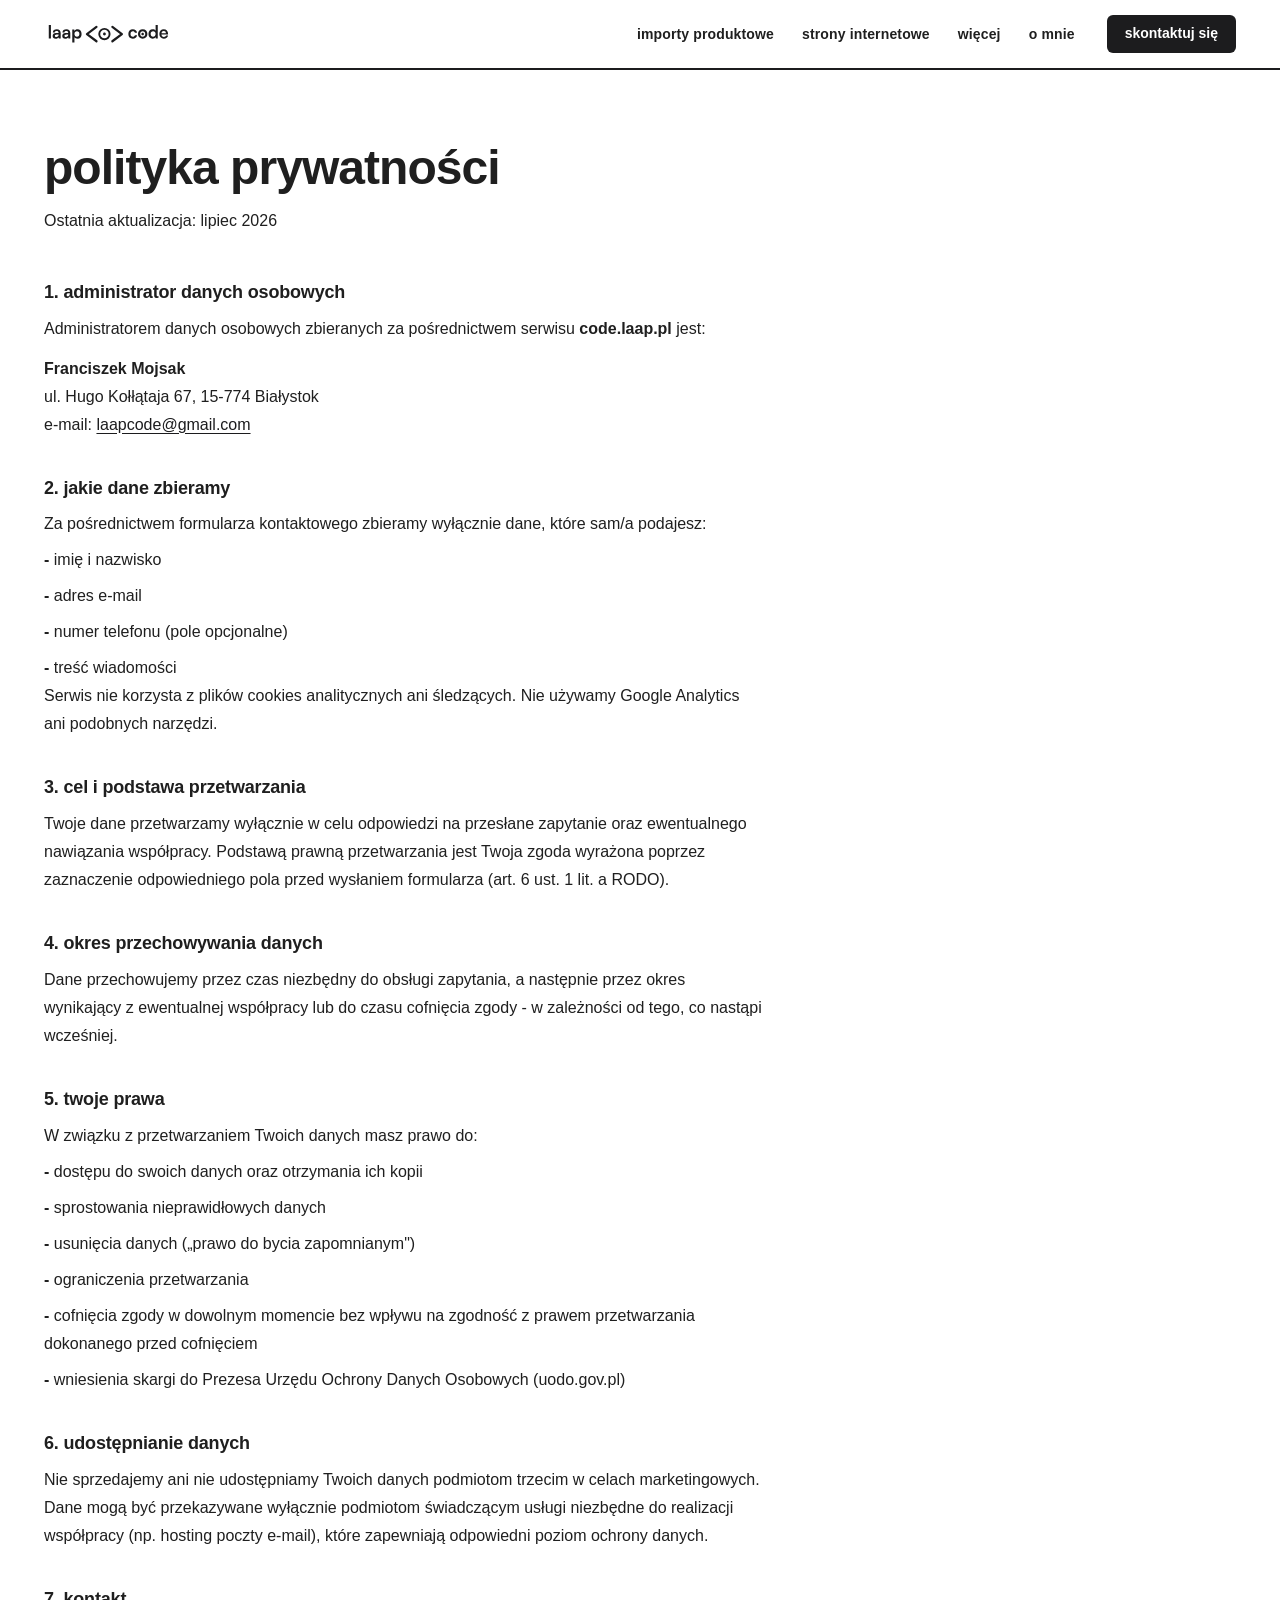
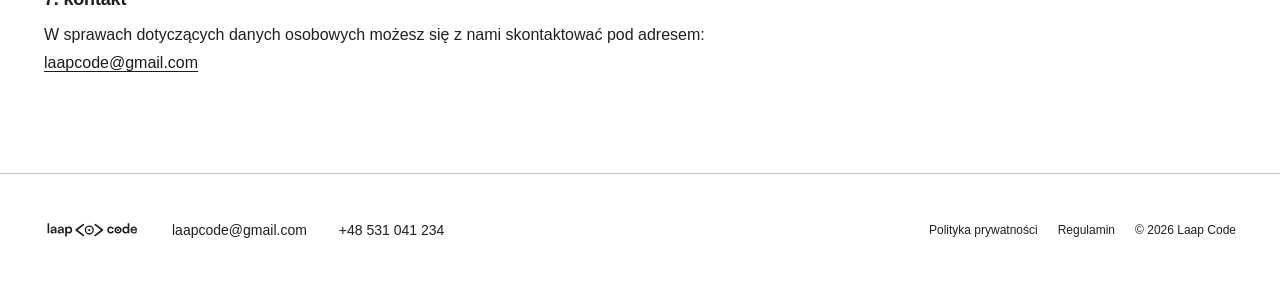
<file: pl/privacy.html>
<!DOCTYPE html>
<html lang="pl">
<head>
  <meta charset="UTF-8" />
  <meta name="viewport" content="width=device-width, initial-scale=1.0" />
  <title>Polityka prywatności | Laap Code</title>
  <meta name="description" content="Polityka prywatności serwisu Laap Code. Informacje o przetwarzaniu danych osobowych." />
  <meta name="robots" content="noindex, follow" />
  <link rel="canonical" href="https://code.laap.pl/privacy" />
  <link rel="preconnect" href="https://api.fontshare.com">
  <link href="https://api.fontshare.com/v2/css?f[]=satoshi@900,700,500,400&display=swap" rel="stylesheet">
  <link rel="stylesheet" href="../css/styles.css" />
  <style>
    :root { --text-2: #1F1F1F; }
    .legal-page {
      padding: 72px 0 96px;
      max-width: 720px;
    }
    .legal-page h1 {
      font-size: clamp(28px, 4vw, 48px);
      letter-spacing: -0.02em;
      line-height: 1.1;
      text-transform: lowercase;
      margin-bottom: 12px;
    }
    .legal-page__date {
      font-size: var(--text-sm);
      color: var(--text);
      margin-bottom: 48px;
    }
    .legal-page h2 {
      font-size: var(--text-md);
      font-weight: 700;
      letter-spacing: -0.01em;
      text-transform: lowercase;
      margin-top: 40px;
      margin-bottom: 12px;
    }
    .legal-page p,
    .legal-page li {
      font-size: var(--text-base);
      line-height: 1.75;
      color: var(--text);
    }
    .legal-page ul {
      padding-left: 0;
      list-style: none;
      display: flex;
      flex-direction: column;
      gap: 8px;
      margin-top: 8px;
    }
    .legal-page ul li::before {
      content: '- ';
      font-weight: 700;
    }
    .legal-page p + p { margin-top: 12px; }
    .legal-page a {
      color: var(--accent);
      text-decoration: underline;
      text-underline-offset: 3px;
    }
  </style>
  <link rel="icon" type="image/png" sizes="32x32" href="../img/favicon-32x32.png" />
  <link rel="icon" type="image/png" sizes="16x16" href="../img/favicon-16x16.png" />
  <link rel="apple-touch-icon" sizes="180x180" href="../img/apple-touch-icon.png" />
</head>
<body>

  <div class="brand-bar"></div>

  <nav class="nav">
    <div class="nav__inner">
      <a class="nav__logo" href="/index" aria-label="Laap Code - strona główna">
        <img src="../img/laapcode_logo_transparent.svg" alt="Laap Code" style="height:64px;width:auto;display:block;" />
      </a>
      <ul class="nav__links">
        <li><a href="/index#importy">importy produktowe</a></li>
        <li><a href="/index#strony">strony internetowe</a></li>
        <li><a href="/index#ai">więcej</a></li>
        <li><a href="/index#o-mnie">O mnie</a></li>
        
      </ul>
      <div class="nav__right">
        <a class="nav__cta" href="/index#kontakt">Skontaktuj się</a>
        <button class="nav__hamburger" id="navHamburger" aria-label="Menu" aria-expanded="false">
          <span></span><span></span><span></span>
        </button>
      </div>
    </div>
  </nav>

  <div class="nav__mobile" id="navMobile">
    <ul class="nav__mobile-links">
      <li><a href="/index#importy">importy produktowe</a></li>
        <li><a href="/index#strony">strony internetowe</a></li>
        <li><a href="/index#ai">więcej</a></li>
      <li><a href="/index#o-mnie">O mnie</a></li>
      
      <li><a href="/index#kontakt">Kontakt</a></li>
    </ul>
  </div>

  <main>
    <div class="inner">
      <div class="legal-page">

        <h1>polityka prywatności</h1>
        <p class="legal-page__date">Ostatnia aktualizacja: lipiec 2026</p>

        <h2>1. administrator danych osobowych</h2>
        <p>Administratorem danych osobowych zbieranych za pośrednictwem serwisu <strong>code.laap.pl</strong> jest:</p>
        <p><strong>Franciszek Mojsak</strong><br>
        ul. Hugo Kołłątaja 67, 15-774 Białystok<br>
        e-mail: <a href="mailto:laapcode@gmail.com">laapcode@gmail.com</a></p>

        <h2>2. jakie dane zbieramy</h2>
        <p>Za pośrednictwem formularza kontaktowego zbieramy wyłącznie dane, które sam/a podajesz:</p>
        <ul>
          <li>imię i nazwisko</li>
          <li>adres e-mail</li>
          <li>numer telefonu (pole opcjonalne)</li>
          <li>treść wiadomości</li>
        </ul>
        <p>Serwis nie korzysta z plików cookies analitycznych ani śledzących. Nie używamy Google Analytics ani podobnych narzędzi.</p>

        <h2>3. cel i podstawa przetwarzania</h2>
        <p>Twoje dane przetwarzamy wyłącznie w celu odpowiedzi na przesłane zapytanie oraz ewentualnego nawiązania współpracy. Podstawą prawną przetwarzania jest Twoja zgoda wyrażona poprzez zaznaczenie odpowiedniego pola przed wysłaniem formularza (art. 6 ust. 1 lit. a RODO).</p>

        <h2>4. okres przechowywania danych</h2>
        <p>Dane przechowujemy przez czas niezbędny do obsługi zapytania, a następnie przez okres wynikający z ewentualnej współpracy lub do czasu cofnięcia zgody - w zależności od tego, co nastąpi wcześniej.</p>

        <h2>5. twoje prawa</h2>
        <p>W związku z przetwarzaniem Twoich danych masz prawo do:</p>
        <ul>
          <li>dostępu do swoich danych oraz otrzymania ich kopii</li>
          <li>sprostowania nieprawidłowych danych</li>
          <li>usunięcia danych („prawo do bycia zapomnianym")</li>
          <li>ograniczenia przetwarzania</li>
          <li>cofnięcia zgody w dowolnym momencie bez wpływu na zgodność z prawem przetwarzania dokonanego przed cofnięciem</li>
          <li>wniesienia skargi do Prezesa Urzędu Ochrony Danych Osobowych (uodo.gov.pl)</li>
        </ul>

        <h2>6. udostępnianie danych</h2>
        <p>Nie sprzedajemy ani nie udostępniamy Twoich danych podmiotom trzecim w celach marketingowych. Dane mogą być przekazywane wyłącznie podmiotom świadczącym usługi niezbędne do realizacji współpracy (np. hosting poczty e-mail), które zapewniają odpowiedni poziom ochrony danych.</p>

        <h2>7. kontakt</h2>
        <p>W sprawach dotyczących danych osobowych możesz się z nami skontaktować pod adresem: <a href="mailto:laapcode@gmail.com">laapcode@gmail.com</a></p>

      </div>
    </div>
  </main>

  <footer class="footer">
    <div class="inner footer__inner">
      <a class="footer__logo" href="/index">
        <img src="../img/laapcode_logo_transparent.svg" alt="Laap Code" style="height:48px;width:auto;display:block;" />
      </a>
      <a class="footer__contact" href="mailto:laapcode@gmail.com">laapcode@gmail.com</a>
      <a class="footer__contact" href="tel:+48531041234">+48 531 041 234</a>
      <div class="footer__legal">
        <a href="/privacy">Polityka prywatności</a>
        <a href="/terms">Regulamin</a>
        <span class="footer__copy">© <span id="year"></span> Laap Code</span>
      </div>
    </div>
  </footer>

  <script src="../js/main.js"></script>
  <script>
    var hamburger = document.getElementById('navHamburger');
    var mobileNav = document.getElementById('navMobile');
    if (hamburger && mobileNav) {
      hamburger.addEventListener('click', function() {
        var isOpen = mobileNav.classList.toggle('is-open');
        hamburger.classList.toggle('is-open', isOpen);
        hamburger.setAttribute('aria-expanded', isOpen);
      });
      mobileNav.querySelectorAll('a').forEach(function(link) {
        link.addEventListener('click', function() {
          mobileNav.classList.remove('is-open');
          hamburger.classList.remove('is-open');
          hamburger.setAttribute('aria-expanded', false);
        });
      });
    }
    var yearEl = document.getElementById('year');
    if (yearEl) yearEl.textContent = new Date().getFullYear();
  </script>

</body>
</html>
</file>
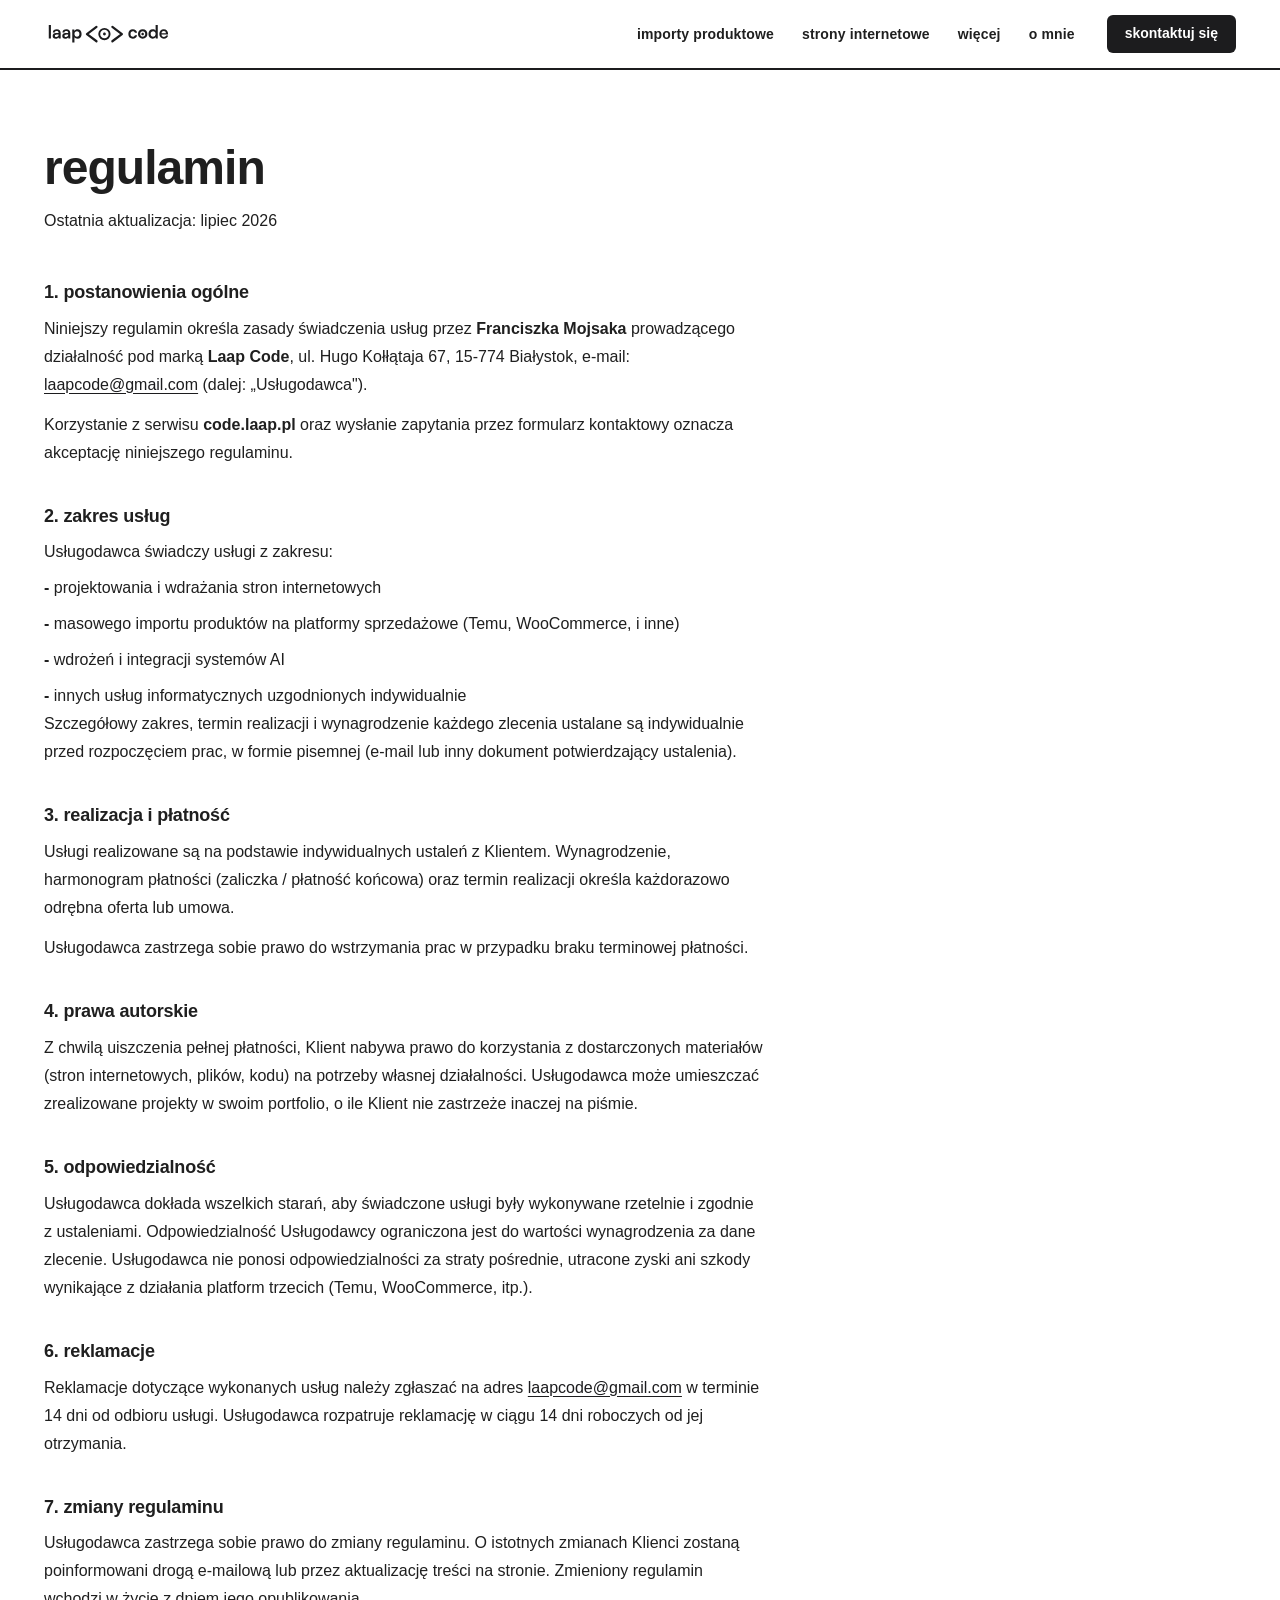
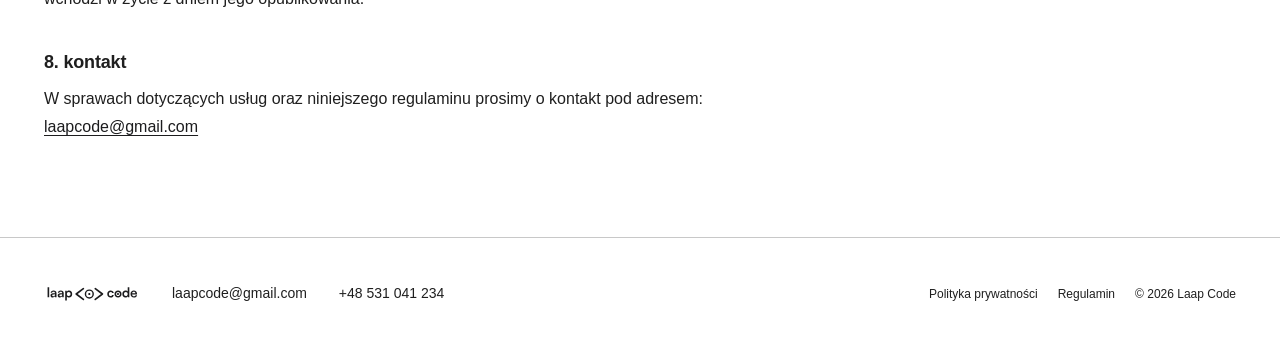
<file: pl/terms.html>
<!DOCTYPE html>
<html lang="pl">
<head>
  <meta charset="UTF-8" />
  <meta name="viewport" content="width=device-width, initial-scale=1.0" />
  <title>Regulamin | Laap Code</title>
  <meta name="description" content="Regulamin świadczenia usług przez Laap Code." />
  <meta name="robots" content="noindex, follow" />
  <link rel="canonical" href="https://code.laap.pl/terms" />
  <link rel="preconnect" href="https://api.fontshare.com">
  <link href="https://api.fontshare.com/v2/css?f[]=satoshi@900,700,500,400&display=swap" rel="stylesheet">
  <link rel="stylesheet" href="../css/styles.css" />
  <style>
    :root { --text-2: #1F1F1F; }
    .legal-page {
      padding: 72px 0 96px;
      max-width: 720px;
    }
    .legal-page h1 {
      font-size: clamp(28px, 4vw, 48px);
      letter-spacing: -0.02em;
      line-height: 1.1;
      text-transform: lowercase;
      margin-bottom: 12px;
    }
    .legal-page__date {
      font-size: var(--text-sm);
      color: var(--text);
      margin-bottom: 48px;
    }
    .legal-page h2 {
      font-size: var(--text-md);
      font-weight: 700;
      letter-spacing: -0.01em;
      text-transform: lowercase;
      margin-top: 40px;
      margin-bottom: 12px;
    }
    .legal-page p,
    .legal-page li {
      font-size: var(--text-base);
      line-height: 1.75;
      color: var(--text);
    }
    .legal-page ul {
      padding-left: 0;
      list-style: none;
      display: flex;
      flex-direction: column;
      gap: 8px;
      margin-top: 8px;
    }
    .legal-page ul li::before {
      content: '- ';
      font-weight: 700;
    }
    .legal-page p + p { margin-top: 12px; }
    .legal-page a {
      color: var(--accent);
      text-decoration: underline;
      text-underline-offset: 3px;
    }
  </style>
  <link rel="icon" type="image/png" sizes="32x32" href="../img/favicon-32x32.png" />
  <link rel="icon" type="image/png" sizes="16x16" href="../img/favicon-16x16.png" />
  <link rel="apple-touch-icon" sizes="180x180" href="../img/apple-touch-icon.png" />
</head>
<body>

  <div class="brand-bar"></div>

  <nav class="nav">
    <div class="nav__inner">
      <a class="nav__logo" href="/index" aria-label="Laap Code - strona główna">
        <img src="../img/laapcode_logo_transparent.svg" alt="Laap Code" style="height:64px;width:auto;display:block;" />
      </a>
      <ul class="nav__links">
        <li><a href="/index#importy">importy produktowe</a></li>
        <li><a href="/index#strony">strony internetowe</a></li>
        <li><a href="/index#ai">więcej</a></li>
        <li><a href="/index#o-mnie">O mnie</a></li>
        
      </ul>
      <div class="nav__right">
        <a class="nav__cta" href="/index#kontakt">Skontaktuj się</a>
        <button class="nav__hamburger" id="navHamburger" aria-label="Menu" aria-expanded="false">
          <span></span><span></span><span></span>
        </button>
      </div>
    </div>
  </nav>

  <div class="nav__mobile" id="navMobile">
    <ul class="nav__mobile-links">
      <li><a href="/index#importy">importy produktowe</a></li>
        <li><a href="/index#strony">strony internetowe</a></li>
        <li><a href="/index#ai">więcej</a></li>
      <li><a href="/index#o-mnie">O mnie</a></li>
      
      <li><a href="/index#kontakt">Kontakt</a></li>
    </ul>
  </div>

  <main>
    <div class="inner">
      <div class="legal-page">

        <h1>regulamin</h1>
        <p class="legal-page__date">Ostatnia aktualizacja: lipiec 2026</p>

        <h2>1. postanowienia ogólne</h2>
        <p>Niniejszy regulamin określa zasady świadczenia usług przez <strong>Franciszka Mojsaka</strong> prowadzącego działalność pod marką <strong>Laap Code</strong>, ul. Hugo Kołłątaja 67, 15-774 Białystok, e-mail: <a href="mailto:laapcode@gmail.com">laapcode@gmail.com</a> (dalej: „Usługodawca").</p>
        <p>Korzystanie z serwisu <strong>code.laap.pl</strong> oraz wysłanie zapytania przez formularz kontaktowy oznacza akceptację niniejszego regulaminu.</p>

        <h2>2. zakres usług</h2>
        <p>Usługodawca świadczy usługi z zakresu:</p>
        <ul>
          <li>projektowania i wdrażania stron internetowych</li>
          <li>masowego importu produktów na platformy sprzedażowe (Temu, WooCommerce, i inne)</li>
          <li>wdrożeń i integracji systemów AI</li>
          <li>innych usług informatycznych uzgodnionych indywidualnie</li>
        </ul>
        <p>Szczegółowy zakres, termin realizacji i wynagrodzenie każdego zlecenia ustalane są indywidualnie przed rozpoczęciem prac, w formie pisemnej (e-mail lub inny dokument potwierdzający ustalenia).</p>

        <h2>3. realizacja i płatność</h2>
        <p>Usługi realizowane są na podstawie indywidualnych ustaleń z Klientem. Wynagrodzenie, harmonogram płatności (zaliczka / płatność końcowa) oraz termin realizacji określa każdorazowo odrębna oferta lub umowa.</p>
        <p>Usługodawca zastrzega sobie prawo do wstrzymania prac w przypadku braku terminowej płatności.</p>

        <h2>4. prawa autorskie</h2>
        <p>Z chwilą uiszczenia pełnej płatności, Klient nabywa prawo do korzystania z dostarczonych materiałów (stron internetowych, plików, kodu) na potrzeby własnej działalności. Usługodawca może umieszczać zrealizowane projekty w swoim portfolio, o ile Klient nie zastrzeże inaczej na piśmie.</p>

        <h2>5. odpowiedzialność</h2>
        <p>Usługodawca dokłada wszelkich starań, aby świadczone usługi były wykonywane rzetelnie i zgodnie z ustaleniami. Odpowiedzialność Usługodawcy ograniczona jest do wartości wynagrodzenia za dane zlecenie. Usługodawca nie ponosi odpowiedzialności za straty pośrednie, utracone zyski ani szkody wynikające z działania platform trzecich (Temu, WooCommerce, itp.).</p>

        <h2>6. reklamacje</h2>
        <p>Reklamacje dotyczące wykonanych usług należy zgłaszać na adres <a href="mailto:laapcode@gmail.com">laapcode@gmail.com</a> w terminie 14 dni od odbioru usługi. Usługodawca rozpatruje reklamację w ciągu 14 dni roboczych od jej otrzymania.</p>

        <h2>7. zmiany regulaminu</h2>
        <p>Usługodawca zastrzega sobie prawo do zmiany regulaminu. O istotnych zmianach Klienci zostaną poinformowani drogą e-mailową lub przez aktualizację treści na stronie. Zmieniony regulamin wchodzi w życie z dniem jego opublikowania.</p>

        <h2>8. kontakt</h2>
        <p>W sprawach dotyczących usług oraz niniejszego regulaminu prosimy o kontakt pod adresem: <a href="mailto:laapcode@gmail.com">laapcode@gmail.com</a></p>

      </div>
    </div>
  </main>

  <footer class="footer">
    <div class="inner footer__inner">
      <a class="footer__logo" href="/index">
        <img src="../img/laapcode_logo_transparent.svg" alt="Laap Code" style="height:48px;width:auto;display:block;" />
      </a>
      <a class="footer__contact" href="mailto:laapcode@gmail.com">laapcode@gmail.com</a>
      <a class="footer__contact" href="tel:+48531041234">+48 531 041 234</a>
      <div class="footer__legal">
        <a href="/privacy">Polityka prywatności</a>
        <a href="/terms">Regulamin</a>
        <span class="footer__copy">© <span id="year"></span> Laap Code</span>
      </div>
    </div>
  </footer>

  <script src="../js/main.js"></script>
  <script>
    var hamburger = document.getElementById('navHamburger');
    var mobileNav = document.getElementById('navMobile');
    if (hamburger && mobileNav) {
      hamburger.addEventListener('click', function() {
        var isOpen = mobileNav.classList.toggle('is-open');
        hamburger.classList.toggle('is-open', isOpen);
        hamburger.setAttribute('aria-expanded', isOpen);
      });
      mobileNav.querySelectorAll('a').forEach(function(link) {
        link.addEventListener('click', function() {
          mobileNav.classList.remove('is-open');
          hamburger.classList.remove('is-open');
          hamburger.setAttribute('aria-expanded', false);
        });
      });
    }
    var yearEl = document.getElementById('year');
    if (yearEl) yearEl.textContent = new Date().getFullYear();
  </script>

</body>
</html>
</file>
<file: css/styles.css>
/* =============================================
   LAAP CODE — szkielet v1
   Font: Satoshi (Fontshare)
   Paleta: patrz Identyfikacja wizualna.docx
   ============================================= */

*, *::before, *::after { box-sizing: border-box; margin: 0; padding: 0; }

:root {
  --accent: #1C1C1E;       /* antracyt — rzadki akcent (linie, numeracja, hover, CTA w nav) */
  --text: #1F1F1F;         /* tekst główny */
  --text-2: #363636;       /* tekst drugorzędny */
  --border: #E6E6E6;       /* separatory, ramki */
  --bg: #FFFFFF;           /* tło główne */
  --white: #FFFFFF;

  --font: 'Satoshi', -apple-system, BlinkMacSystemFont, sans-serif;

  /* Skala typograficzna — ograniczona liczba rozmiarów, każdy ma jedną rolę */
  --text-2xs: 12px;   /* mikro-etykiety, wersaliki, liczby w tabeli */
  --text-sm: 14px;    /* UI: linki, przyciski, tekst pomocniczy */
  --text-base: 16px;  /* tekst główny / akapity / pola formularza */
  --text-md: 18px;    /* wyróżniony tekst, podtytuły */
  --text-lg: 20px;    /* nagłówki kart i podsekcji */
  --text-xl: 26px;    /* duże liczby / statystyki */

  --max-w: 1600px;
  --pad-h: 44px;
  --nav-h: 68px;
}

html {
  scroll-behavior: smooth;
}

body {
  font-family: var(--font);
  background: var(--bg);
  color: var(--text);
  font-size: var(--text-base);
  line-height: 1.55;
  text-align: left;
  -webkit-font-smoothing: antialiased;
  overflow-x: hidden;
}

img { max-width: 100%; height: auto; display: block; }
a { color: inherit; text-decoration: none; }
ul { list-style: none; }
h1, h2, h3 { font-weight: 900; line-height: 1.1; text-align: left; letter-spacing: -0.02em; }
p { text-align: left; }

.inner {
  max-width: var(--max-w);
  margin: 0 auto;
  padding-left: var(--pad-h);
  padding-right: var(--pad-h);
}

section[id] {
  scroll-margin-top: calc(var(--nav-h) + 2px);
}

/* =============================================
   BRAND BAR — jedyna duża powierzchnia bordowa, ale minimalna (2px)
   ============================================= */
.brand-bar {
  position: fixed;
  top: var(--nav-h); left: 0; right: 0;
  height: 2px;
  background: var(--accent);
  z-index: 1100;
}

/* Powtórzenie motywu brand-bar jako pionowej osi strony — bordo jako element
   strukturalny widoczny przez całą stronę, nie tylko dekoracyjny pasek na górze.
   Cieńsza niż górny pasek — to subtelna oś marginesu, nie kolejny duży akcent. */
.brand-axis {
  display: none;
  position: fixed;
  top: 0; bottom: 0;
  left: calc(var(--pad-h) - 1px);
  width: 1px;
  /* Kreskowanie jak na linijce/tasiemce geodezyjnej, nie pełna linia — estetyka techniczna/pomiarowa */
  background: repeating-linear-gradient(
    to bottom,
    var(--accent) 0px,
    var(--accent) 5px,
    transparent 5px,
    transparent 24px
  );
  z-index: 1100;
  pointer-events: none;
}

/* =============================================
   NAV — strukturalnie wzorowany na stronie agency (fixed, inner container,
   logo / linki / CTA / hamburger), przekolorowany pod paletę Laap Code
   ============================================= */
.nav {
  position: fixed;
  top: 0; left: 0; right: 0;
  z-index: 1000;
  height: var(--nav-h);
  background: var(--bg);
}

.nav__inner {
  max-width: var(--max-w);
  margin: 0 auto;
  padding: 0 var(--pad-h);
  height: 100%;
  display: flex;
  align-items: center;
  gap: 32px;
}

/* Logo po lewej stronie — klasyczny układ: logo | linki | CTA */
.nav__logo {
  display: flex;
  align-items: center;
  gap: 10px;
  flex-shrink: 0;
  margin-right: auto;
}
.nav__logo-mark { color: var(--accent); flex-shrink: 0; }
.nav__logo-text {
  font-size: var(--text-sm);
  font-weight: 700;
  color: var(--text);
  letter-spacing: -0.01em;
}

.nav__links {
  display: flex;
  align-items: center;
  gap: 28px;
}
.nav__links a {
  font-size: var(--text-sm);
  font-weight: 600;
  letter-spacing: 0.01em;
  text-transform: lowercase;
  color: var(--text);
  transition: color 0.15s;
}
.nav__links a:hover {
  color: var(--accent);
}

.nav__right {
  display: flex;
  align-items: center;
  gap: 16px;
}

/* Przycisk CTA w nawigacji — wypełniony bordowym */
.nav__cta {
  flex-shrink: 0;
  display: inline-flex;
  align-items: center;
  text-transform: lowercase;
  padding: 8px 18px;
  border-radius: 6px;
  font-size: var(--text-sm);
  font-weight: 600;
  background: var(--accent);
  color: var(--white);
  transition: opacity 0.15s;
}
.nav__cta:hover {
  opacity: 0.85;
  color: var(--white);
}

.nav__hamburger {
  display: none;
  flex-direction: column;
  justify-content: center;
  gap: 5px;
  width: 28px; height: 28px;
  background: none;
  border: none;
  cursor: pointer;
  flex-shrink: 0;
}
.nav__hamburger span {
  display: block;
  width: 100%;
  height: 2px;
  background: var(--text);
  transition: transform 0.2s, opacity 0.2s;
}
.nav__hamburger.is-open span:nth-child(1) { transform: translateY(7px) rotate(45deg); }
.nav__hamburger.is-open span:nth-child(2) { opacity: 0; }
.nav__hamburger.is-open span:nth-child(3) { transform: translateY(-7px) rotate(-45deg); }

.nav__mobile {
  position: fixed;
  top: calc(var(--nav-h) + 2px);
  left: 0; right: 0;
  background: var(--bg);
  box-shadow: 0 12px 28px rgba(0,0,0,0.1);
  max-height: 0;
  overflow: hidden;
  transition: max-height 0.25s ease;
  z-index: 999;
}
.nav__mobile.is-open { max-height: 400px; }
.nav__mobile-links {
  padding: 12px var(--pad-h) 28px;
  display: flex;
  flex-direction: column;
  gap: 2px;
}
.nav__mobile-links a {
  display: block;
  padding: 13px 0;
  font-size: var(--text-base);
  font-weight: 700;
  text-transform: lowercase;
}

/* =============================================
   ELEMENTY WSPÓLNE — przyciski / tytuły sekcji
   ============================================= */
/* Narożniki rejestracyjne (motyw geodezyjny/techniczny) — powtórzone na każdym bordered-blocku
   siatki strony (hero/usługi/cennik/portfolio/blog), zamiast osobnej numeracji sekcji (była nieczytelna) */
.tech-frame {
  position: relative;
}
.tech-frame::before,
.tech-frame::after {
  content: none;
}

.section__title {
  font-size: clamp(28px, 4.6vw, 56px);
  line-height: 1.02;
  letter-spacing: -0.02em;
  text-transform: lowercase;
  margin-bottom: 36px;
  max-width: 680px;
}

.btn {
  display: inline-flex;
  align-items: center;
  gap: 8px;
  padding: 13px 26px;
  border-radius: 6px;
  font-size: var(--text-sm);
  font-weight: 700;
  text-transform: lowercase;
  border: 1.5px solid transparent;
  cursor: pointer;
  transition: opacity 0.15s, background 0.15s, color 0.15s, border-color 0.15s;
}
.btn--filled {
  background: var(--accent);
  color: var(--white);
}
.btn--filled:hover { opacity: 0.85; }
.btn--short { align-self: flex-start; }

.btn--outline {
  background: transparent;
  color: var(--text);
  border-color: var(--text);
}
.btn--outline:hover {
  background: var(--text);
  color: var(--white);
  opacity: 1;
}

.hero__cta-secondary {
  font-size: var(--text-sm);
  font-weight: 700;
  color: var(--text);
  text-decoration: underline;
  text-underline-offset: 3px;
  align-self: center;
  transition: color 0.15s;
}
.hero__cta-secondary:hover {
  color: var(--accent);
}

main { padding-top: calc(var(--nav-h) + 2px); }

/* =============================================
   HERO
   ============================================= */
.hero {
  padding: 52px 0 68px;
}
.hero__meta {
  display: flex;
  justify-content: flex-end;
  align-items: center;
  gap: 10px;
  margin-bottom: 40px;
}
.hero__meta-name {
  font-size: var(--text-2xs);
  font-weight: 700;
  letter-spacing: 0.06em;
  text-transform: uppercase;
  color: var(--text);
}
.hero__meta-year {
  font-size: var(--text-2xs);
  font-weight: 700;
  padding: 2px 9px;
  border: 1.5px solid var(--text);
  border-radius: 4px;
  color: var(--text);
}
.hero__meta-by {
  font-size: var(--text-2xs);
  font-weight: 600;
  color: var(--text);
}
.hero__layout {
  display: flex;
  flex-direction: column;
  gap: 32px;
  margin-top: 16px;
}
.hero__title-row {
  display: flex;
  justify-content: space-between;
  align-items: center;
  gap: 48px;
}
.hero__title {
  font-size: clamp(36px, 6.4vw, 92px);
  line-height: 1.05;
  letter-spacing: -0.025em;
  text-transform: uppercase;
  margin: 0 0 26px;
  max-width: 920px;
}
.hero__title--placeholder,
.hero__sub--placeholder {
  color: var(--text);
  font-style: italic;
  font-weight: 600;
}
.hero__sub {
  font-size: var(--text-md);
  font-weight: 600;
  color: var(--accent);
  max-width: 560px;
  margin-bottom: 36px;
}
.hero__ctas {
  display: flex;
  gap: 16px;
  flex-wrap: wrap;
}

.hero__quicklinks {
  display: flex;
  flex-direction: column;
  gap: 18px;
  flex-shrink: 0;
  border-left: 1px solid #C8C8C8;
  padding-left: 32px;
}
.hero__quicklinks li {
  display: flex;
  align-items: center;
  gap: 12px;
}
.hero__quicklink-arrow {
  color: var(--text);
  font-size: var(--text-md);
}
.hero__quicklinks a {
  font-size: var(--text-md);
  font-weight: 600;
  color: var(--text);
  text-decoration: underline;
  text-underline-offset: 3px;
  transition: color 0.15s;
}
.hero__quicklinks a:hover {
  color: var(--accent);
}

.hero__stats {
  display: flex;
  gap: 48px;
  flex-wrap: wrap;
  margin-top: 52px;
}
.hero__stat {
  padding-left: 18px;
  border-left: 2px solid var(--accent);
}
.hero__stat-num {
  font-size: var(--text-xl);
  font-weight: 900;
  line-height: 1;
  letter-spacing: -0.03em;
  margin-bottom: 4px;
}
.hero__stat-label {
  font-size: var(--text-2xs);
  font-weight: 600;
  max-width: 150px;
  line-height: 1.3;
}

/* =============================================
   PAS LOGO KLIENTÓW
   ============================================= */
.clients {
  padding: 48px 0;
}
.section__caption {
  font-size: var(--text-2xs);
  font-weight: 700;
  letter-spacing: 0.08em;
  text-transform: uppercase;
  color: var(--text);
  margin-bottom: 28px;
}
.clients__marquee {
  overflow: hidden;
  margin-top: 24px;
  padding: 16px 0;
  -webkit-mask-image: linear-gradient(to right, transparent 0, black 80px, black calc(100% - 80px), transparent 100%);
  mask-image: linear-gradient(to right, transparent 0, black 80px, black calc(100% - 80px), transparent 100%);
}
.clients__track {
  display: flex;
  align-items: center;
  gap: 64px;
  width: max-content;
  will-change: transform;
}
.clients__track.is-animating {
  animation: marquee var(--marquee-duration, 32s) linear infinite;
}
.clients__track.is-animating:hover {
  animation-play-state: paused;
}
@keyframes marquee {
  from { transform: translateX(0); }
  to { transform: translateX(var(--marquee-offset, -50%)); }
}
.client-logo {
  height: 44px;
  display: flex;
  align-items: center;
  flex-shrink: 0;
}
.client-logo img {
  height: 100%;
  width: auto;
  max-width: 180px;
  object-fit: contain;
  filter: grayscale(1);
  opacity: 0.7;
  transition: opacity 0.15s;
}
.client-logo img:hover {
  opacity: 1;
}

/* =============================================
   USŁUGI
   ============================================= */
.services { padding: 80px 0; }

/* ---- Nowy układ: naprzemienne bloki feature ---- */
.service-feature {
  display: grid;
  grid-template-columns: 5fr 7fr;
  gap: 0 72px;
  border-top: 1px solid var(--border);
  padding: 64px 0;
  align-items: center;
}
/* Wariant z szerszą sekcją zdjęć */
.service-feature--wide-media {
  grid-template-columns: 7fr 5fr;
}
.service-feature--last {
  border-bottom: 1px solid var(--border);
}
/* Odwrócony: zdjęcie po prawej */
.service-feature--reverse {
  grid-template-columns: 7fr 5fr;
}
.service-feature--reverse .service-feature__media {
  order: 2;
}
.service-feature--reverse .service-feature__content {
  order: 1;
}

.service-feature__media img {
  width: 100%;
  aspect-ratio: 3 / 4;
  object-fit: cover;
  display: block;
}

/* Collage — 8 images grid (4 cols × 3 rows editorial) */
.svc-collage {
  display: grid;
  grid-template-columns: repeat(4, 1fr);
  grid-template-rows: auto auto auto auto;
  gap: 10px;
  border-radius: 4px;
}
.svc-collage__item {
  overflow: hidden;
  border-radius: 6px;
  background: #f4f4f4;
  outline: 1px solid #1F1F1F;
}
.svc-collage__item img {
  width: 100%;
  height: 100%;
  object-fit: cover;
  object-position: top center;
  display: block;
  aspect-ratio: unset;
  transition: transform 0.5s cubic-bezier(0.25, 0.46, 0.45, 0.94);
}
/* Wszystkie komórki mają aspect-ratio per-item */
.svc-collage__item--a { grid-column: 1 / 3; grid-row: 1; aspect-ratio: 2.2 / 1; }
.svc-collage__item--b { grid-column: 3 / 5; grid-row: 1; aspect-ratio: 2.2 / 1; }
.svc-collage__item--c { grid-column: 1 / 3; grid-row: 2; aspect-ratio: 1 / 1; }
.svc-collage__item--d { grid-column: 3 / 5; grid-row: 2; aspect-ratio: 1 / 1; }
.svc-collage__item--e { grid-column: 1 / 3; grid-row: 3; aspect-ratio: 2.2 / 1; }
.svc-collage__item--f { grid-column: 3 / 5; grid-row: 3; aspect-ratio: 2.2 / 1; }
.svc-collage__item--g { grid-column: 1 / 3; grid-row: 4; aspect-ratio: 1 / 1; }
.svc-collage__item--h { grid-column: 3 / 5; grid-row: 4; aspect-ratio: 1 / 1; }
.svc-collage__item:hover img {
  transform: scale(1.06);
}
/*
  Layout (4 rzędy):
  [a — poziome 2col] [b — poziome 2col]
  [c — kwadrat 2col] [d — kwadrat 2col]
  [e — poziome 2col] [f — poziome 2col]
  [g — kwadrat 2col] [h — kwadrat 2col]
*/

/* Single image wrapper */
.svc-single-img {
  overflow: hidden;
  border-radius: 6px;
  outline: 1px solid #1F1F1F;
  height: 520px;
}
.svc-single-img img {
  width: 100%;
  height: 100%;
  object-fit: cover;
  display: block;
  aspect-ratio: unset;
  transition: transform 0.45s cubic-bezier(0.25, 0.46, 0.45, 0.94);
}
.svc-single-img:hover img {
  transform: scale(1.04);
}

.service-feature__content {
  display: flex;
  flex-direction: column;
  gap: 20px;
  align-items: flex-start;
}
.service-feature__content .btn {
  align-self: flex-start;
}

.service-feature__label {
  font-size: var(--text-2xs);
  font-weight: 700;
  letter-spacing: 0.1em;
  text-transform: uppercase;
  color: var(--accent);
}

.service-feature__title {
  font-size: clamp(22px, 2.4vw, 34px);
  font-weight: 900;
  letter-spacing: -0.02em;
  line-height: 1.1;
  color: var(--text);
}

.service-feature__desc {
  font-size: var(--text-sm);
  color: var(--text-2);
  line-height: 1.65;
  font-weight: 400;
}

/* Tagi platform — klikalne, subtelne */
.platform-tags {
  display: flex;
  flex-wrap: wrap;
  gap: 6px;
  margin-top: -4px;
}
.platform-tag {
  display: inline-block;
  font-size: var(--text-2xs);
  font-weight: 600;
  letter-spacing: 0.03em;
  color: var(--text-2);
  border: 1px solid var(--border);
  border-radius: 4px;
  padding: 4px 10px;
  text-decoration: none;
  transition: border-color 0.15s, color 0.15s;
}
.platform-tag:hover {
  color: var(--text);
  border-color: var(--text);
}
.platform-tag--more {
  color: var(--text-2);
  border-style: dashed;
}

/* stary styl (zastąpiony) */
.service-feature__platforms {
  font-size: var(--text-2xs);
  font-weight: 600;
  letter-spacing: 0.04em;
  color: var(--text-2);
  line-height: 1.7;
  margin-top: -8px;
}

.service-feature__usp {
  display: flex;
  flex-direction: column;
  gap: 10px;
  border-top: 1px solid #EBEBEB;
  padding-top: 20px;
}
.service-feature__usp li {
  display: flex;
  align-items: baseline;
  gap: 10px;
  font-size: var(--text-sm);
  font-weight: 500;
  color: var(--text);
}
.service-feature__usp li::before {
  content: '•';
  color: var(--accent);
  font-size: 8px;
  font-weight: 700;
  flex-shrink: 0;
  line-height: 1;
  align-self: center;
  position: relative;
  top: -1px;
}

/* Wiersz cenowy */
.service-feature__pricing {
  display: flex;
  align-items: center;
  justify-content: space-between;
  gap: 16px;
  padding: 16px 0;
  border-top: 1px solid #EBEBEB;
  border-bottom: 1px solid #EBEBEB;
}
.service-feature__price-from {
  font-size: var(--text-2xs);
  font-weight: 600;
  letter-spacing: 0.08em;
  text-transform: uppercase;
  color: var(--text-2);
}
.service-feature__price-val {
  font-size: var(--text-sm);
  font-weight: 700;
  letter-spacing: 0;
  color: var(--text);
  text-transform: lowercase;
}

.services__cols {
  display: grid;
  grid-template-columns: repeat(3, 1fr);
  margin-top: 8px;
  gap: 0;
}
.services__col {
  padding: 40px 36px;
  display: flex;
  flex-direction: column;
}
.services__col:first-child {
  padding-left: 0;
}
.services__col:last-child {
  padding-right: 0;
}
.services__col:not(:first-child) {
  border-left: 1px solid var(--text);
}

/* Ikona + tytuł obok siebie, wyrównane do lewej */
.services__col-header {
  display: flex;
  align-items: center;
  gap: 14px;
  margin-bottom: 16px;
}

/* Ikona vintage - teraz wewnątrz .services__col-header */
.services__col-icon {
  width: 32px;
  height: 32px;
  color: var(--accent);
  flex-shrink: 0;
}
.services__col-icon svg {
  width: 100%;
  height: 100%;
}

/* Numer kolumny — ukryty, nie jest używany */
.services__col-num {
  display: none;
}

.services__col-title {
  font-size: var(--text-lg);
  font-weight: 700;
  letter-spacing: -0.01em;
  margin-bottom: 0;
}
.services__col-intro {
  font-size: var(--text-sm);
  font-weight: 400;
  color: var(--text-2);
  margin-bottom: 24px;
  line-height: 1.6;
}
.services__items {
  display: flex;
  flex-direction: column;
  gap: 12px;
}
.services__item {
  display: flex;
  align-items: baseline;
  gap: 10px;
}
.services__item::before {
  content: '•';
  color: var(--accent);
  font-size: 8px;
  font-weight: 700;
  flex-shrink: 0;
  line-height: 2;
}
.services__item-num {
  font-size: var(--text-lg);
  font-weight: 400;
  flex-shrink: 0;
  width: 26px;
}
.services__item p {
  font-size: var(--text-sm);
  font-weight: 500;
  line-height: 1.5;
  color: var(--text);
}

/* Ukryty — zastąpiony buttonem w nagłówku sekcji */
.services__col-link { display: none; }

/* Dual block — Strony + AI po lewej, kolaż po prawej */
.services-dual {
  display: grid;
  grid-template-columns: 5fr 7fr;
  gap: 0 72px;
  border-top: 1px solid var(--border);
  border-bottom: 1px solid var(--border);
}
.services-dual__texts {
  display: flex;
  flex-direction: column;
}
.services-dual__block {
  padding: 64px 0;
  display: flex;
  flex-direction: column;
  gap: 20px;
  align-items: flex-start;
}
.services-dual__block .btn {
  align-self: flex-start;
}
.services-dual__sep {
  height: 1px;
  background: var(--border);
}
.services-dual__media {
  padding: 64px 0;
  display: flex;
  align-items: flex-start;
}
.services-dual__media .svc-collage {
  width: 100%;
}

/* Portfolio strip pod nagłówkiem Usługi */
.portfolio-strip {
  margin-bottom: 64px;
  overflow: hidden;
}
.portfolio-strip__track {
  display: flex;
  gap: 8px;
  align-items: stretch;
}
.portfolio-strip__track img {
  flex: 1 1 0;
  width: 0;
  min-width: 0;
  height: 220px;
  object-fit: cover;
  object-position: top center;
  display: block;
  border-radius: 2px;
  filter: grayscale(10%);
  transition: filter 0.35s ease, transform 0.4s ease;
}
.portfolio-strip__track img:hover {
  filter: grayscale(0%);
  transform: scale(1.03);
  z-index: 1;
  position: relative;
}

/* Nagłówek sekcji z buttonem wyrównanym do prawej */
.services__head {
  display: flex;
  justify-content: space-between;
  align-items: center;
  margin-bottom: 36px;
}
.services__head .section__title {
  margin-bottom: 0;
}

/* Przezroczysty button z bordowym obramowaniem */
.btn--outline-accent {
  background: transparent;
  color: var(--accent);
  border-color: var(--accent);
  border-width: 1.5px;
  flex-shrink: 0;
}
.btn--outline-accent:hover {
  background: var(--accent);
  color: var(--white);
  opacity: 1;
}

/* =============================================
   CENNIK — układ blokowy: kategoria po lewej, usługi z cenami po prawej
   ============================================= */
.pricing { padding: 80px 0; }

.price-table {
  margin-top: 8px;
}

/* Jeden blok = jedna kategoria */
.price-block {
  display: grid;
  grid-template-columns: 200px 1fr;
  gap: 0 64px;
  border-top: 1px solid var(--border);
  padding: 36px 0;
  align-items: start;
}
.price-block:last-child {
  border-bottom: 1px solid var(--border);
}

/* Nazwa kategorii — lewa kolumna */
.price-block__cat {
  font-size: var(--text-base);
  font-weight: 700;
  letter-spacing: -0.01em;
  color: var(--text);
  line-height: 1.3;
  padding-top: 2px;
}

/* Lista pozycji — prawa kolumna */
.price-block__rows {
  display: flex;
  flex-direction: column;
}

.price-block__row {
  display: grid;
  grid-template-columns: 1fr auto;
  gap: 48px;
  align-items: baseline;
  padding: 14px 0;
  border-bottom: 1px solid #EBEBEB;
}
.price-block__row:first-child { padding-top: 0; }
.price-block__row:last-child {
  border-bottom: none;
  padding-bottom: 0;
}

.price-block__service {
  font-size: var(--text-sm);
  font-weight: 400;
  color: var(--text);
  line-height: 1.5;
}

.price-block__price {
  font-size: var(--text-sm);
  font-weight: 700;
  color: var(--text);
  white-space: nowrap;
  text-align: right;
}

/* =============================================
   PORTFOLIO — sekcja wizualna, puste przestrzenie na kolaż
   ============================================= */
.portfolio { padding: 80px 0; }

/* Sam bordered-row motyw co hero/Usługi/Cennik — domyka system siatki na całej stronie */
.portfolio__grid-wrap {
  margin-top: 8px;
  padding: 32px 0;
  border-top: 1px solid #C8C8C8;
  border-bottom: 1px solid #C8C8C8;
}

.portfolio__grid {
  container-type: inline-size;
  display: grid;
  grid-template-columns: repeat(6, 1fr);
  grid-template-rows: repeat(2, minmax(140px, 15cqw));
  gap: 12px;
}
.portfolio__cell {
  position: relative;
  background: var(--white);
  border: 1px solid #D4D4D4;
  border-radius: 4px;
  display: flex;
  align-items: flex-end;
  padding: 14px;
}
.portfolio__cell-label {
  font-size: var(--text-2xs);
  font-weight: 700;
  letter-spacing: 0.06em;
  text-transform: uppercase;
  color: var(--text);
}
/* Etykieta "Poz." w lewym górnym rogu — jak w zestawieniach/rysunkach technicznych (pozycja katalogowa) */
.portfolio__cell-tag {
  position: absolute;
  top: 12px;
  left: 14px;
  font-size: var(--text-2xs);
  font-weight: 700;
  letter-spacing: 0.06em;
  text-transform: uppercase;
  color: var(--text);
}
/* Kontynuacja globalnej numeracji (17-22) zamiast etykiet "Projekt 0X" —
   uczciwy placeholder do czasu realnych zdjęć, ale spójny z numeracją Usług/Cennika */
.portfolio__cell-num {
  font-size: var(--text-xl);
  font-weight: 800;
  letter-spacing: -0.02em;
  color: var(--accent);
}
.portfolio__cell--a { grid-column: span 3; grid-row: span 2; }
.portfolio__cell--b { grid-column: span 3; grid-row: span 1; }
.portfolio__cell--c { grid-column: span 3; grid-row: span 1; }
.portfolio__cell--d { grid-column: span 2; grid-row: span 1; }
.portfolio__cell--e { grid-column: span 2; grid-row: span 1; }
.portfolio__cell--f { grid-column: span 2; grid-row: span 1; }

/* =============================================
   O MNIE
   ============================================= */
.about { padding: 80px 0; }

.about__inner {
  display: grid;
  grid-template-columns: 1fr 1.2fr;
  gap: 72px;
  align-items: center;
}

.about__headline {
  color: var(--text);
  font-size: clamp(28px, 4.6vw, 56px);
  font-weight: 800;
  line-height: 1.02;
  letter-spacing: -0.02em;
  text-transform: lowercase;
  margin: 4px 0 28px;
}

.about__bio {
  font-size: var(--text-base);
  font-weight: 500;
  line-height: 1.75;
  color: var(--text);
  max-width: 460px;
  margin-bottom: 40px;
}

.about__signoff {
  display: flex;
  align-items: center;
  gap: 18px;
}
.about__signoff-rule {
  width: 36px;
  height: 2px;
  background: var(--accent);
  flex-shrink: 0;
}
.about__name {
  color: var(--text);
  font-size: var(--text-sm);
  font-weight: 700;
}
.about__role {
  color: var(--accent);
  font-size: var(--text-2xs);
  font-weight: 700;
  letter-spacing: 0.07em;
  text-transform: uppercase;
  margin-top: 3px;
}

.about__media {
  aspect-ratio: 3 / 2;
  overflow: hidden;
  border-radius: 6px;
  outline: 1px solid #1F1F1F;
}
.about__media img {
  width: 100%;
  height: 100%;
  object-fit: cover;
  object-position: center center;
  display: block;
}
/* Panel zamiast zdjęcia ze stocka (Picsum) — do zamiany na realne zdjęcie Franciszka.
   Zdjęcie udające osobę, której nie jest, szkodzi premium odczuciu bardziej niż jego brak. */
.about__media--placeholder {
  display: flex;
  align-items: center;
  justify-content: center;
  background: var(--text);
}
.about__media-mark {
  color: var(--bg);
  font-size: clamp(64px, 12vw, 140px);
  font-weight: 800;
  letter-spacing: -0.04em;
}

/* =============================================
   BLOG
   ============================================= */
.blog { padding: 80px 0; }

.blog__head {
  display: flex;
  justify-content: space-between;
  align-items: flex-end;
  gap: 24px;
}
.blog__head-right {
  display: flex;
  align-items: center;
  gap: 12px;
}
/* Strzałki karuzeli — domyślnie ukryte (tylko mobile) */
.carousel-nav { display: none; }
.blog__see-more {
  font-size: var(--text-sm);
  font-weight: 700;
  color: var(--text);
  text-transform: lowercase;
  border-bottom: 1.5px solid var(--text);
  padding-bottom: 2px;
  flex-shrink: 0;
  margin-bottom: 36px;
  transition: color 0.15s, border-color 0.15s;
}
.blog__see-more:hover { color: var(--accent); border-color: var(--accent); }

.blog__list {
  display: grid;
  grid-template-columns: repeat(4, 1fr);
  gap: 32px;
  margin-top: 8px;
  padding: 32px 0;
  border-bottom: 1px solid #C8C8C8;
}
.blog-row {
  display: flex;
  flex-direction: column;
}
.blog-row__media {
  width: 100%;
  aspect-ratio: 4 / 3;
  border-radius: 4px;
  overflow: hidden;
  background: var(--bg);
  margin-bottom: 18px;
}
.blog-row__media img {
  width: 100%;
  height: 100%;
  object-fit: cover;
  display: block;
}
.blog-row__date {
  font-size: var(--text-2xs);
  font-weight: 700;
  letter-spacing: 0.05em;
  text-transform: uppercase;
  color: var(--accent);
  margin-bottom: 10px;
}
.blog-row__title {
  font-size: var(--text-md);
  margin-bottom: 8px;
}
.blog-row__excerpt {
  font-size: var(--text-sm);
  font-weight: 500;
  color: var(--text);
  margin-bottom: 10px;
}
.blog-row__read {
  font-size: var(--text-sm);
  font-weight: 700;
  color: var(--accent);
}
.blog-row__read--soon {
  color: var(--text);
  cursor: default;
}

/* =============================================
   KONTAKT
   ============================================= */
.contact { padding: 80px 0; }

.contact__inner {
  display: grid;
  grid-template-columns: 1fr 1.2fr;
  gap: 64px;
  align-items: start;
}
.contact__sub {
  color: var(--text);
  margin-bottom: 20px;
  max-width: 420px;
}
.contact__email {
  display: inline-block;
  font-size: var(--text-md);
  font-weight: 700;
  border-bottom: 1.5px solid var(--accent);
  color: var(--text);
}

.contact__form { display: flex; flex-direction: column; gap: 16px; }

.service-chips {
  display: flex;
  gap: 8px;
  flex-wrap: wrap;
}
.service-chip {
  display: flex;
  align-items: center;
  gap: 6px;
  padding: 8px 14px;
  border: 1.5px solid var(--text);
  border-radius: 999px;
  font-size: var(--text-sm);
  font-weight: 600;
  color: var(--text);
  cursor: pointer;
  transition: background 0.15s, color 0.15s, border-color 0.15s;
}
.service-chip:has(input:checked) {
  background: var(--text);
  color: var(--white);
}
.service-chip:hover { border-color: var(--accent); }
.service-chip input { accent-color: var(--accent); }

.form-row {
  display: grid;
  grid-template-columns: 1fr 1fr;
  gap: 16px;
}
.form-field { display: flex; flex-direction: column; gap: 8px; }
.form-field label {
  font-size: var(--text-2xs);
  font-weight: 700;
  letter-spacing: 0.05em;
  text-transform: uppercase;
  color: var(--text);
}
.form-optional { font-weight: 400; text-transform: none; letter-spacing: 0; }
.form-field input,
.form-field textarea {
  border: none;
  border-bottom: 1.5px solid var(--text);
  background: transparent;
  padding: 10px 2px;
  font-family: var(--font);
  font-size: var(--text-base);
  color: var(--text);
  transition: border-color 0.15s;
}
.form-field input:focus,
.form-field textarea:focus {
  outline: none;
  border-color: var(--accent);
}
.form-field textarea { resize: vertical; min-height: 90px; }

.form-consent {
  display: flex;
  align-items: flex-start;
  gap: 10px;
}
.form-consent label { font-size: var(--text-2xs); font-weight: 500; color: var(--text); }
.form-consent input { margin-top: 3px; accent-color: var(--accent); }

/* =============================================
   FOOTER
   ============================================= */
.footer { background: var(--bg); padding: 32px 0; border-top: 1px solid #C8C8C8; }

.footer__inner {
  display: flex;
  align-items: center;
  flex-wrap: wrap;
  gap: 32px;
}
.footer__logo { display: flex; align-items: center; gap: 8px; flex-shrink: 0; }
.footer__logo .nav__logo-mark { color: var(--accent); }
.footer__logo-text { font-weight: 700; font-size: var(--text-md); color: var(--text); }

.footer__contact {
  font-size: var(--text-sm);
  font-weight: 500;
  color: var(--text);
  transition: color 0.15s;
}
.footer__contact:hover { color: var(--accent); }

.footer__links { display: flex; gap: 24px; flex-wrap: wrap; flex: 1; }
.footer__links a {
  font-size: var(--text-sm);
  font-weight: 500;
  color: var(--text);
  transition: color 0.15s;
}
.footer__links a:hover { color: var(--accent); }

.footer__copy {
  font-size: var(--text-2xs);
  font-weight: 500;
  color: var(--text);
  flex-shrink: 0;
}

.footer__legal {
  display: flex;
  align-items: center;
  gap: 20px;
  margin-left: auto;
  flex-shrink: 0;
}
.footer__legal a {
  font-size: var(--text-2xs);
  font-weight: 500;
  color: var(--text);
  transition: color 0.15s;
}
.footer__legal a:hover { color: var(--accent); }

/* =============================================
   RESPONSIVE
   ============================================= */
/* Nawigacja chowa się do hamburgera wcześniej niż reszta layoutu —
   wordmark + linki + link kontaktowy robią się ciasne ok. 900px */
@media (max-width: 900px) {
  .nav__links, .nav__cta { display: none; }
  .nav__hamburger { display: flex; }
}

@media (max-width: 980px) {
  .about__inner { grid-template-columns: 1fr; gap: 40px; }
  .about__media { aspect-ratio: 16 / 9; }
  .contact__inner { grid-template-columns: 1fr; gap: 40px; }
  .services__cols { grid-template-columns: 1fr; }
  .services__col { padding: 32px 0; }
  .services__col:first-child { padding-top: 0; }
  .services__col:not(:first-child) {
    border-left: none;
    border-top: 1px solid #C8C8C8;
  }
  .hero__title-row { flex-direction: column; align-items: flex-start; gap: 24px; }
  .hero__quicklinks {
    border-left: none;
    border-top: 1px solid #C8C8C8;
    padding-left: 0;
    padding-top: 24px;
    width: 100%;
  }
  .price-ledger__row {
    gap: 16px;
    padding: 13px 0;
  }
  .blog__list { grid-template-columns: repeat(2, 1fr); gap: 24px; }
  .portfolio__grid {
    grid-template-columns: repeat(2, 1fr);
    grid-template-rows: repeat(3, minmax(120px, 24cqw));
  }
  .portfolio__cell--a,
  .portfolio__cell--b,
  .portfolio__cell--c,
  .portfolio__cell--d,
  .portfolio__cell--e,
  .portfolio__cell--f { grid-column: span 1; grid-row: span 1; }
}

@media (max-width: 760px) {
  :root { --pad-h: 20px; --nav-h: 64px; }
  .brand-axis { display: none; }
  .form-row { grid-template-columns: 1fr; }
  .hero__stats { gap: 32px; margin-top: 44px; }
  .footer__inner { flex-direction: column; align-items: flex-start; gap: 20px; }
  .footer__links { gap: 16px; }
  .price-ledger__row {
    grid-template-columns: 1fr;
    gap: 4px;
  }
  .price-ledger__price { text-align: left; }
  .price-ledger__row--head { display: none; }
  .price-ledger__row--cat { padding-top: 20px; }
  .blog__head { flex-direction: column; align-items: flex-start; gap: 12px; }
  .blog__see-more { margin-bottom: 24px; }

  /* ---- Usługi mobile ---- */

  /* Importy: zdjęcie na górze, tekst pod spodem */
  .service-feature {
    grid-template-columns: 1fr;
    gap: 32px;
  }
  .service-feature__media {
    order: -1;
  }
  .svc-single-img {
    height: 260px;
  }

  /* Dual block (Strony + AI): stack do jednej kolumny, kolaż na górze */
  .services-dual {
    display: flex;
    flex-direction: column;
    border-top: 1px solid var(--border);
    border-bottom: 1px solid var(--border);
  }
  .services-dual__media {
    order: -1;
    padding: 32px 0 0;
    width: 100%;
    flex-direction: column;
    align-items: flex-start;
  }
  .services-dual__texts {
    padding-bottom: 0;
  }

  /* Kolaż zdjęć — poziomy scroll carousel */
  .svc-collage {
    display: flex !important;
    flex-direction: row;
    overflow-x: auto;
    scroll-snap-type: x mandatory;
    -webkit-overflow-scrolling: touch;
    scrollbar-width: none;
    gap: 10px;
    /* Padding na outline żeby się nie ucinał */
    padding: 2px var(--pad-h) 4px;
    margin-left: calc(-1 * var(--pad-h));
    margin-right: calc(-1 * var(--pad-h));
    grid-template-columns: unset;
    grid-template-rows: unset;
  }
  .svc-collage::-webkit-scrollbar { display: none; }

  /* Na mobile: chowamy poziome, zostają tylko kwadraty */
  .svc-collage__item--a,
  .svc-collage__item--b,
  .svc-collage__item--e,
  .svc-collage__item--f {
    display: none;
  }
  /* Kwadratowe (c,d,g,h) — karuzela */
  .svc-collage__item--c,
  .svc-collage__item--d,
  .svc-collage__item--g,
  .svc-collage__item--h {
    flex: 0 0 72vw;
    scroll-snap-align: start;
    aspect-ratio: 1 / 1 !important;
    grid-column: unset !important;
    grid-row: unset !important;
    height: auto;
  }

  /* Blog — poziomy scroll carousel */
  .blog__list {
    display: flex;
    flex-direction: row;
    overflow-x: auto;
    scroll-snap-type: x mandatory;
    -webkit-overflow-scrolling: touch;
    scrollbar-width: none;
    gap: 16px;
    padding: 4px 0 16px;
    border-top: none;
    border-bottom: none;
    grid-template-columns: unset;
  }
  .blog__list::-webkit-scrollbar { display: none; }

  .blog-row {
    flex: 0 0 82vw;
    scroll-snap-align: start;
  }

  /* Strzałki karuzeli — tylko mobile */
  .carousel-nav {
    display: flex;
    gap: 8px;
    margin-bottom: 14px;
  }
  .carousel-btn {
    width: 36px;
    height: 36px;
    border: 1px solid var(--border);
    border-radius: 8px;
    background: var(--bg);
    cursor: pointer;
    font-size: 15px;
    display: flex;
    align-items: center;
    justify-content: center;
    color: var(--text);
    transition: background 0.2s, color 0.2s;
    flex-shrink: 0;
  }
  .carousel-btn:hover {
    background: var(--text);
    color: var(--bg);
  }

}
</file>
